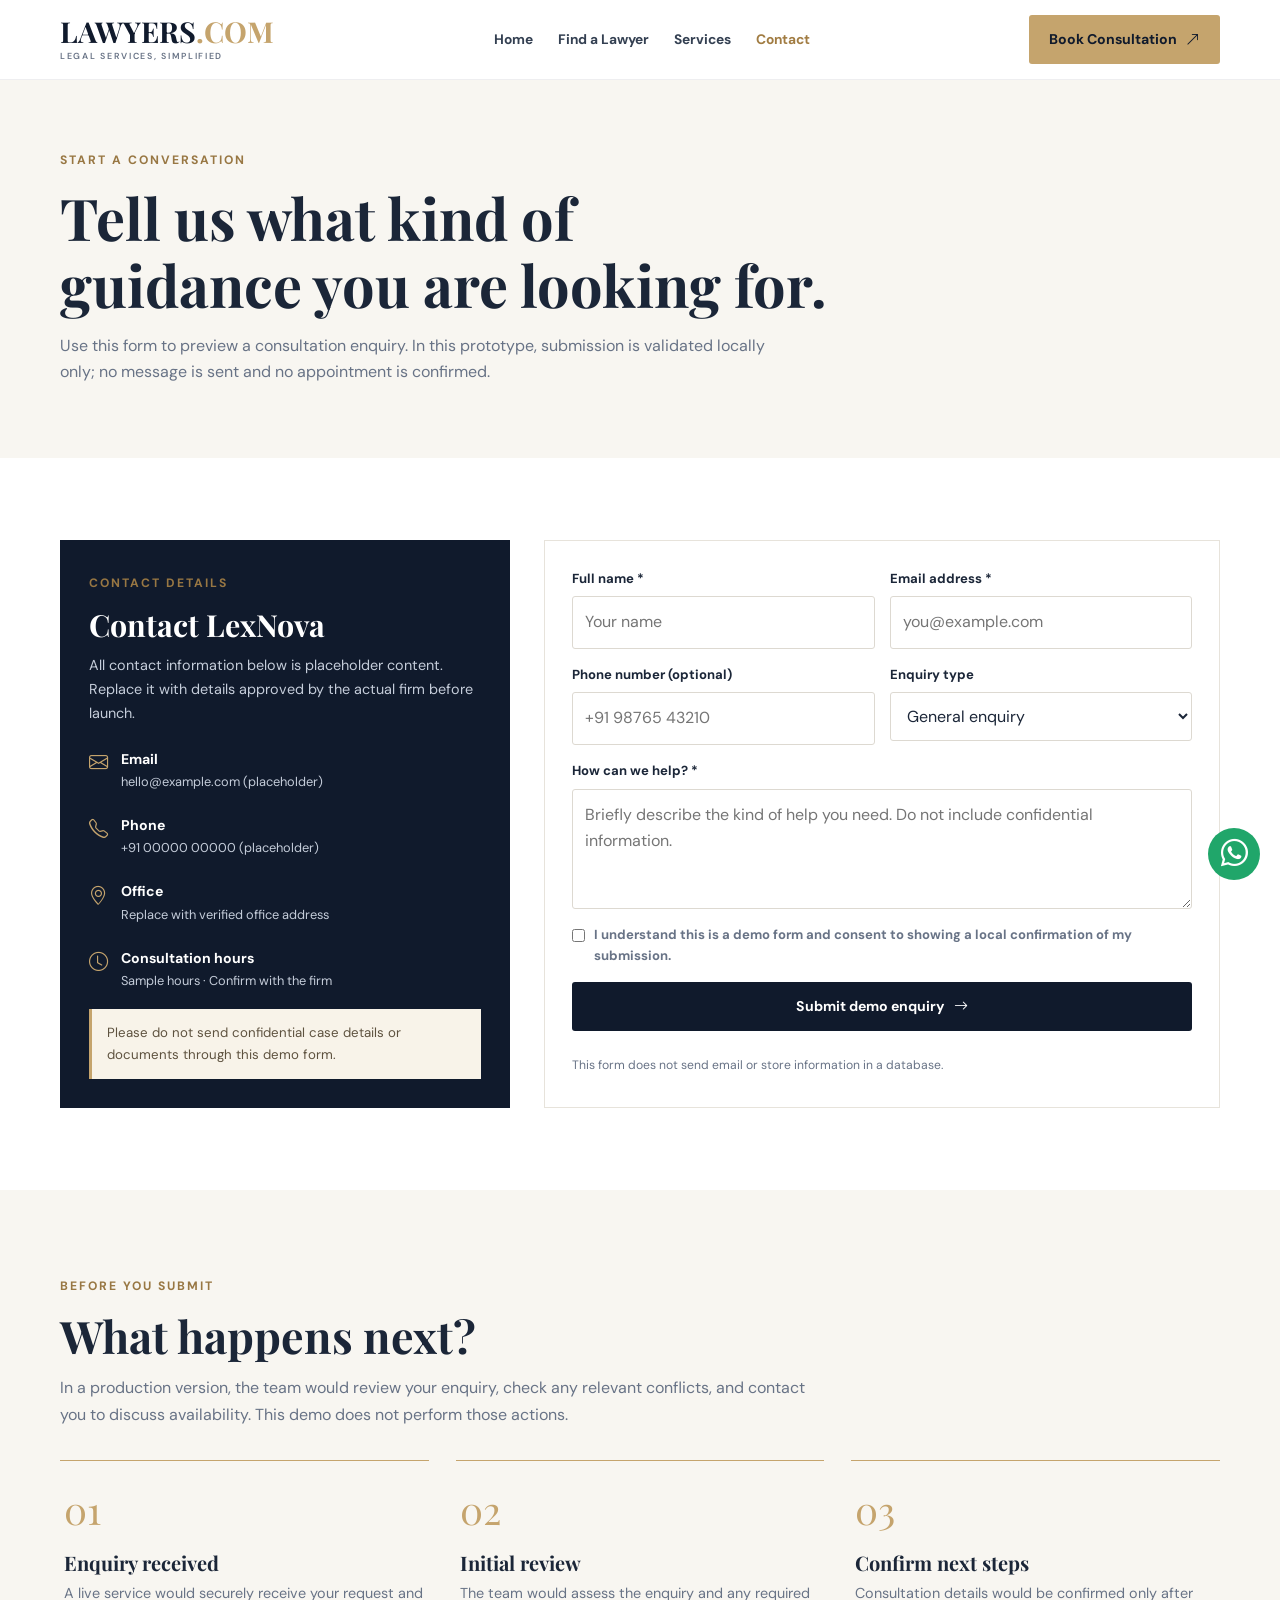
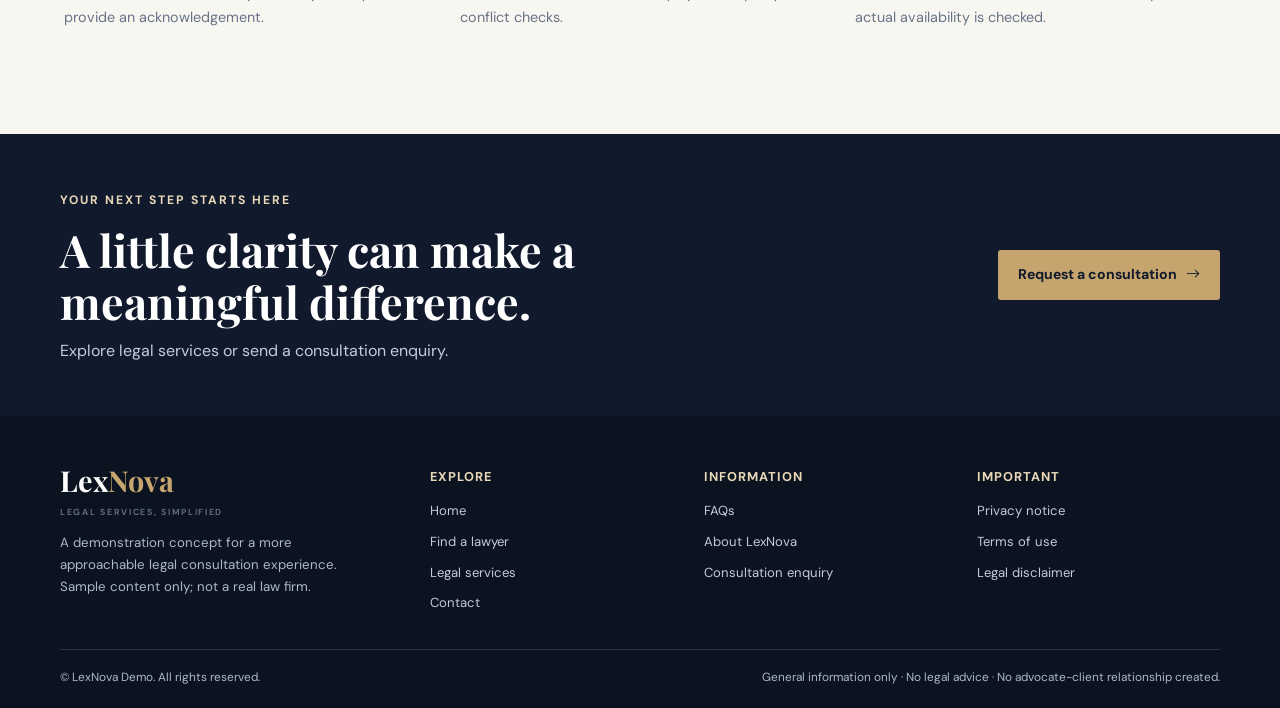
<file: contact.html>
<!doctype html>
<html lang="en">
  <head>
    <meta charset="utf-8" />
    <meta name="viewport" content="width=device-width,initial-scale=1" />
    <meta
      name="description"
      content="Send a sample legal consultation enquiry to LexNova"
    />
    <title>Contact | LexNova</title>
    <link
      rel="stylesheet"
      href="https://cdn.jsdelivr.net/npm/bootstrap-icons@1.11.3/font/bootstrap-icons.min.css"
    />
    <link rel="stylesheet" href="style.css" />
  </head>
  <body>
    <header>
      <div class="container navbar">
        <a class="brand" href="index.html"
          >LAWYERS<span>.COM</span><small>Legal services, simplified</small></a
        >
        <nav class="nav-links" id="navLinks">
          <a class="" href="index.html">Home</a
          ><a class="" href="lawyers.html">Find a Lawyer</a
          ><a class="" href="services.html">Services</a
          ><a class="active" href="contact.html">Contact</a>
        </nav>
        <a class="btn btn-gold" href="contact.html"
          >Book Consultation <i class="bi bi-arrow-up-right"></i></a
        ><button
          class="menu-toggle"
          id="menuToggle"
          aria-label="Toggle navigation"
          aria-expanded="false"
        >
          <i class="bi bi-list"></i>
        </button>
      </div>
    </header>
    <main>
      <section class="page-hero">
        <div class="container">
          <span class="eyebrow">Start a conversation</span>
          <h1>Tell us what kind of<br />guidance you are looking for.</h1>
          <p>
            Use this form to preview a consultation enquiry. In this prototype,
            submission is validated locally only; no message is sent and no
            appointment is confirmed.
          </p>
        </div>
      </section>
      <section class="section">
        <div class="container">
          <div class="contact-grid">
            <aside class="contact-panel">
              <span class="eyebrow">Contact details</span>
              <h2>Contact LexNova</h2>
              <p>
                All contact information below is placeholder content. Replace it
                with details approved by the actual firm before launch.
              </p>
              <div class="contact-detail">
                <i class="bi bi-envelope"></i>
                <div>
                  <strong>Email</strong
                  ><span>hello@example.com (placeholder)</span>
                </div>
              </div>
              <div class="contact-detail">
                <i class="bi bi-telephone"></i>
                <div>
                  <strong>Phone</strong
                  ><span>+91 00000 00000 (placeholder)</span>
                </div>
              </div>
              <div class="contact-detail">
                <i class="bi bi-geo-alt"></i>
                <div>
                  <strong>Office</strong
                  ><span>Replace with verified office address</span>
                </div>
              </div>
              <div class="contact-detail">
                <i class="bi bi-clock"></i>
                <div>
                  <strong>Consultation hours</strong
                  ><span>Sample hours · Confirm with the firm</span>
                </div>
              </div>
              <div class="notice">
                Please do not send confidential case details or documents
                through this demo form.
              </div>
            </aside>
            <form class="form-card" id="contactForm">
              <div class="form-grid">
                <div class="form-group">
                  <label for="contactName">Full name *</label
                  ><input
                    class="field"
                    id="contactName"
                    required
                    maxlength="90"
                    placeholder="Your name"
                    autocomplete="name"
                  />
                </div>
                <div class="form-group">
                  <label for="contactEmail">Email address *</label
                  ><input
                    class="field"
                    id="contactEmail"
                    type="email"
                    required
                    placeholder="you@example.com"
                    autocomplete="email"
                  />
                </div>
                <div class="form-group">
                  <label for="contactPhone">Phone number (optional)</label
                  ><input
                    class="field"
                    id="contactPhone"
                    placeholder="+91 98765 43210"
                    autocomplete="tel"
                  />
                </div>
                <div class="form-group">
                  <label for="contactCategory">Enquiry type</label
                  ><select class="field" id="contactCategory">
                    <option>General enquiry</option>
                    <option>Legal consultation</option>
                    <option>Business services</option>
                    <option>Website feedback</option>
                  </select>
                </div>
                <div class="form-group full">
                  <label for="contactMessage">How can we help? *</label
                  ><textarea
                    class="field"
                    id="contactMessage"
                    required
                    maxlength="500"
                    placeholder="Briefly describe the kind of help you need. Do not include confidential information."
                  ></textarea>
                </div>
                <div class="form-group full">
                  <label class="check-line"
                    ><input type="checkbox" id="contactConsent" required /><span
                      >I understand this is a demo form and consent to showing a
                      local confirmation of my submission.</span
                    ></label
                  >
                </div>
                <div class="form-group full">
                  <button type="submit" class="btn btn-dark">
                    Submit demo enquiry <i class="bi bi-arrow-right"></i>
                  </button>
                  <p class="feedback" id="contactFeedback" role="status"></p>
                  <p style="font-size: 0.76rem">
                    This form does not send email or store information in a
                    database.
                  </p>
                </div>
              </div>
            </form>
          </div>
        </div>
      </section>
      <section class="section soft">
        <div class="container">
          <div class="section-head">
            <span class="eyebrow">Before you submit</span>
            <h2>What happens next?</h2>
            <p>
              In a production version, the team would review your enquiry, check
              any relevant conflicts, and contact you to discuss availability.
              This demo does not perform those actions.
            </p>
          </div>
          <div class="steps">
            <article class="step">
              <b>01</b>
              <h3>Enquiry received</h3>
              <p>
                A live service would securely receive your request and provide
                an acknowledgement.
              </p>
            </article>
            <article class="step">
              <b>02</b>
              <h3>Initial review</h3>
              <p>
                The team would assess the enquiry and any required conflict
                checks.
              </p>
            </article>
            <article class="step">
              <b>03</b>
              <h3>Confirm next steps</h3>
              <p>
                Consultation details would be confirmed only after actual
                availability is checked.
              </p>
            </article>
          </div>
        </div>
      </section>
    </main>
    <section class="cta">
      <div class="container cta-inner">
        <div>
          <span class="eyebrow">Your next step starts here</span>
          <h2 style="margin-top: 12px">
            A little clarity can make a meaningful difference.
          </h2>
          <p>Explore legal services or send a consultation enquiry.</p>
        </div>
        <a href="contact.html" class="btn btn-gold"
          >Request a consultation <i class="bi bi-arrow-right"></i
        ></a>
      </div>
    </section>
    <footer>
      <div class="container">
        <div class="footer-grid">
          <div>
            <a class="brand" href="index.html"
              >Lex<span>Nova</span><small>Legal services, simplified</small></a
            >
            <p>
              A demonstration concept for a more approachable legal consultation
              experience. Sample content only; not a real law firm.
            </p>
          </div>
          <div>
            <h4>Explore</h4>
            <div class="footer-links">
              <a href="index.html">Home</a
              ><a href="lawyers.html">Find a lawyer</a
              ><a href="services.html">Legal services</a
              ><a href="contact.html">Contact</a>
            </div>
          </div>
          <div>
            <h4>Information</h4>
            <div class="footer-links">
              <a href="services.html#faq">FAQs</a
              ><a href="services.html#about">About LexNova</a
              ><a href="contact.html">Consultation enquiry</a>
            </div>
          </div>
          <div>
            <h4>Important</h4>
            <div class="footer-links">
              <a href="services.html#disclaimer">Privacy notice</a
              ><a href="services.html#disclaimer">Terms of use</a
              ><a href="services.html#disclaimer">Legal disclaimer</a>
            </div>
          </div>
        </div>
        <div class="footer-bottom" id="disclaimer">
          <p>© <span id="year"></span> LexNova Demo. All rights reserved.</p>
          <p>
            General information only · No legal advice · No advocate-client
            relationship created.
          </p>
        </div>
      </div>
    </footer>
    <a class="whatsapp" href="#" id="whatsappLink" aria-label="WhatsApp contact"
      ><i class="bi bi-whatsapp"></i
    ></a>
    <div class="toast" id="toast" role="status" aria-live="polite"></div>
    <script src="script.js"></script>
  </body>
</html>
</file>
<file: style.css>
@import url("https://fonts.googleapis.com/css2?family=DM+Sans:wght@400;500;600;700&family=Playfair+Display:wght@500;600;700&display=swap");
:root {
  --navy: #101a2c;
  --gold: #c5a46d;
  --ivory: #f8f6f1;
  --ink: #1b2638;
  --muted: #687386;
  --line: #e7e3db;
  --shadow: 0 16px 45px #101a2c12;
}
* {
  box-sizing: border-box;
  margin: 0;
  padding: 0;
}
html {
  scroll-behavior: smooth;
  scroll-padding-top: 90px;
}
body {
  font-family: "DM Sans", sans-serif;
  color: var(--ink);
  line-height: 1.65;
}
a {
  text-decoration: none;
  color: inherit;
}
button,
input,
select,
textarea {
  font: inherit;
}
button {
  cursor: pointer;
}
img {
  max-width: 100%;
  display: block;
}
.container {
  width: min(1160px, calc(100% - 40px));
  margin: auto;
}
h1,
h2,
h3 {
  font-family: "Playfair Display", serif;
  line-height: 1.16;
}
h1 {
  font-size: clamp(2.7rem, 5vw, 4.7rem);
}
h2 {
  font-size: clamp(2rem, 3.5vw, 3rem);
}
h3 {
  font-size: 1.25rem;
}
p {
  color: var(--muted);
}
.eyebrow {
  color: #987743;
  font-size: 0.76rem;
  letter-spacing: 2px;
  text-transform: uppercase;
  font-weight: 700;
}
.section {
  padding: 82px 0;
}
.section-head {
  margin-bottom: 32px;
  max-width: 760px;
}
.section-head h2 {
  margin-top: 12px;
}
.section-head p {
  margin-top: 13px;
}
.btn {
  display: inline-flex;
  align-items: center;
  justify-content: center;
  gap: 9px;
  padding: 12px 19px;
  border: 1px solid transparent;
  border-radius: 3px;
  font-size: 0.88rem;
  font-weight: 700;
  transition: 0.2s;
}
.btn-gold {
  background: var(--gold);
  color: var(--navy);
}
.btn-gold:hover {
  background: #e8d8b8;
  transform: translateY(-2px);
}
.btn-dark {
  background: var(--navy);
  color: white;
}
.btn-dark:hover {
  background: #293c58;
}
.btn-outline {
  border-color: #d9d4ca;
  color: var(--navy);
  background: transparent;
}
.btn-outline:hover {
  border-color: var(--gold);
  background: #fbf8f1;
}
.btn-small {
  padding: 8px 11px;
  font-size: 0.8rem;
}
header {
  height: 80px;
  position: sticky;
  top: 0;
  z-index: 100;
  background: #ffffffed;
  backdrop-filter: blur(12px);
  border-bottom: 1px solid #101a2c12;
}
.navbar {
  height: 100%;
  display: flex;
  align-items: center;
  justify-content: space-between;
  gap: 22px;
}
.brand {
  font:
    700 1.8rem "Playfair Display",
    serif;
  color: var(--navy);
  line-height: 1;
}
.brand span {
  color: var(--gold);
}
.brand small {
  display: block;
  font:
    600 0.55rem "DM Sans",
    sans-serif;
  text-transform: uppercase;
  letter-spacing: 1.7px;
  color: var(--muted);
  margin-top: 5px;
}
.nav-links {
  display: flex;
  align-items: center;
  gap: 25px;
}
.nav-links a {
  font-size: 0.86rem;
  font-weight: 700;
  color: #344052;
}
.nav-links a:hover,
.nav-links a.active {
  color: #a17c42;
}
.menu-toggle {
  display: none;
  background: transparent;
  border: 0;
  color: var(--navy);
  font-size: 1.6rem;
}
.hero,
.page-hero {
  background: var(--ivory);
  padding: 66px 0 72px;
}
.hero-grid {
  display: grid;
  grid-template-columns: 1fr 1fr;
  gap: 52px;
  align-items: center;
}
.hero h1 {
  color: var(--navy);
  margin-top: 17px;
}
.hero h1 em {
  font-style: normal;
  color: #a17d46;
}
.hero-copy > p {
  font-size: 1.05rem;
  margin: 22px 0 26px;
  max-width: 520px;
}
.hero-buttons {
  display: flex;
  gap: 12px;
  flex-wrap: wrap;
}
.hero-trust {
  display: flex;
  gap: 20px;
  flex-wrap: wrap;
  margin-top: 28px;
}
.hero-trust span {
  font-size: 0.8rem;
  font-weight: 700;
  color: #465064;
}
.hero-trust i {
  color: #a17d46;
  margin-right: 5px;
}
.hero-image-wrap {
  height: 480px;
  position: relative;
}
.hero-image {
  height: 100%;
  width: 100%;
  object-fit: cover;
  border-radius: 4px 80px 4px 4px;
}
.image-caption {
  position: absolute;
  bottom: 20px;
  left: 20px;
  right: 20px;
  padding: 18px;
  border-left: 2px solid var(--gold);
  background: #101a2cbb;
  color: white;
}
.image-caption p {
  font:
    1.3rem "Playfair Display",
    serif;
  color: white;
}
.image-caption small {
  color: #e4dfd5;
}
.strip {
  background: var(--navy);
  padding: 22px 0;
}
.strip-inner {
  display: flex;
  justify-content: space-between;
  align-items: center;
  gap: 18px;
  flex-wrap: wrap;
}
.strip strong {
  font:
    1.15rem "Playfair Display",
    serif;
  color: #e8d8b8;
}
.strip span {
  font-size: 0.85rem;
  color: #d3d9e2;
}
.practice-grid {
  display: grid;
  grid-template-columns: repeat(4, 1fr);
  gap: 15px;
}
.practice-card {
  border: 1px solid var(--line);
  padding: 22px 18px;
  min-height: 185px;
  display: flex;
  flex-direction: column;
  align-items: flex-start;
  transition: 0.2s;
}
.practice-card:hover,
.lawyer-card:hover {
  border-color: var(--gold);
  transform: translateY(-4px);
  box-shadow: var(--shadow);
}
.icon-box {
  height: 44px;
  width: 44px;
  background: #f5efe3;
  color: #987743;
  display: grid;
  place-items: center;
  font-size: 1.25rem;
  margin-bottom: 16px;
  flex-shrink: 0;
}
.practice-card h3 {
  font:
    700 1rem "DM Sans",
    sans-serif;
  margin-bottom: 7px;
}
.practice-card p {
  font-size: 0.82rem;
}
.practice-card a {
  color: #987743;
  font-size: 0.82rem;
  font-weight: 700;
  margin-top: auto;
  padding-top: 13px;
}
.soft {
  background: var(--ivory);
}
.split {
  display: grid;
  grid-template-columns: 1fr 1fr;
  gap: 50px;
  align-items: center;
}
.split img {
  height: 420px;
  width: 100%;
  object-fit: cover;
}
.feature-list {
  display: grid;
  gap: 19px;
  margin-top: 25px;
}
.feature {
  display: flex;
  gap: 13px;
}
.feature .icon-box {
  margin: 0;
}
.feature h3 {
  font:
    700 1rem "DM Sans",
    sans-serif;
  margin-bottom: 4px;
}
.feature p {
  font-size: 0.86rem;
}
.steps {
  display: grid;
  grid-template-columns: repeat(3, 1fr);
  gap: 27px;
}
.step {
  border-top: 1px solid var(--gold);
  padding: 22px 4px;
}
.step b {
  font:
    2.4rem "Playfair Display",
    serif;
  color: var(--gold);
}
.step h3 {
  margin: 16px 0 8px;
}
.step p {
  font-size: 0.9rem;
}
.cta {
  background: var(--navy);
  padding: 52px 0;
  color: white;
}
.cta-inner {
  display: flex;
  align-items: center;
  justify-content: space-between;
  gap: 25px;
}
.cta h2 {
  max-width: 700px;
}
.cta p {
  color: #c5cdda;
  margin-top: 10px;
}
.cta .eyebrow {
  color: #e8d8b8;
}
.page-hero h1 {
  font-size: clamp(2.5rem, 4.5vw, 4rem);
  margin-top: 12px;
}
.page-hero p {
  max-width: 740px;
  margin-top: 15px;
}
.lawyer-tools {
  display: grid;
  grid-template-columns: 1.5fr 1fr 1fr 1fr auto;
  gap: 10px;
  background: white;
  padding: 14px;
  border: 1px solid var(--line);
  margin-bottom: 20px;
}
.field,
.lawyer-tools input,
.lawyer-tools select {
  width: 100%;
  min-width: 0;
  padding: 12px;
  border: 1px solid #ddd9d1;
  border-radius: 3px;
  background: white;
  outline: none;
  color: var(--ink);
}
.field:focus,
.lawyer-tools input:focus,
.lawyer-tools select:focus {
  border-color: var(--gold);
  box-shadow: 0 0 0 3px #c5a46d24;
}
.results-row {
  display: flex;
  justify-content: space-between;
  gap: 12px;
  flex-wrap: wrap;
  color: var(--muted);
  font-size: 0.83rem;
  margin: 15px 0;
}
.lawyer-grid {
  display: grid;
  grid-template-columns: repeat(4, 1fr);
  gap: 17px;
}
.lawyer-card {
  border: 1px solid var(--line);
  background: white;
  transition: 0.2s;
  overflow: hidden;
}
.lawyer-photo {
  height: 200px;
  width: 100%;
  object-fit: cover;
  object-position: top;
  background: #e8e3d9;
}
.lawyer-info {
  padding: 17px;
}
.demo-tag {
  display: inline-block;
  padding: 4px 7px;
  background: #f5eddd;
  color: #806333;
  font-size: 0.65rem;
  font-weight: 700;
  letter-spacing: 0.6px;
  text-transform: uppercase;
  margin-bottom: 8px;
}
.lawyer-info h3 {
  font-size: 1.13rem;
}
.lawyer-role {
  color: #987743;
  font-size: 0.8rem;
  font-weight: 700;
  margin: 5px 0 11px;
}
.lawyer-meta {
  font-size: 0.78rem;
  color: #596273;
  margin: 7px 0;
}
.lawyer-meta i {
  color: #a17d46;
  margin-right: 6px;
}
.lawyer-price {
  border-top: 1px solid var(--line);
  padding-top: 12px;
  margin-top: 12px;
  font-weight: 700;
  color: var(--navy);
}
.lawyer-price small {
  font-weight: 400;
  color: var(--muted);
  font-size: 0.7rem;
}
.card-actions {
  display: flex;
  gap: 7px;
  margin-top: 13px;
}
.card-actions > * {
  flex: 1;
}
.empty-state {
  display: none;
  text-align: center;
  border: 1px dashed #d9d3c8;
  padding: 35px;
}
.notice {
  padding: 13px 15px;
  border-left: 3px solid var(--gold);
  background: #f8f3e9;
  color: #5e523f;
  font-size: 0.83rem;
  margin-top: 18px;
}
.services-grid {
  display: grid;
  grid-template-columns: repeat(2, 1fr);
  gap: 17px;
}
.service-detail {
  border: 1px solid var(--line);
  padding: 24px;
  display: flex;
  gap: 16px;
}
.service-detail h3 {
  margin-bottom: 8px;
}
.service-detail p {
  font-size: 0.88rem;
}
.service-detail .btn {
  margin-top: 14px;
}
.audience-grid,
.testimonials {
  display: grid;
  grid-template-columns: repeat(3, 1fr);
  gap: 17px;
}
.audience-card,
.testimonial {
  border: 1px solid var(--line);
  padding: 24px;
  background: white;
}
.audience-card h3 {
  margin-bottom: 8px;
}
.audience-card p {
  font-size: 0.88rem;
}
.testimonial .stars {
  color: #b18b4c;
  letter-spacing: 3px;
}
.testimonial blockquote {
  font:
    1.08rem/1.55 "Playfair Display",
    serif;
  margin: 13px 0 16px;
}
.testimonial small {
  font-size: 0.75rem;
  color: var(--muted);
}
.faq-list {
  max-width: 850px;
  margin: auto;
}
.faq-item {
  border-bottom: 1px solid var(--line);
}
.faq-q {
  width: 100%;
  background: transparent;
  border: 0;
  padding: 20px 0;
  text-align: left;
  display: flex;
  justify-content: space-between;
  gap: 15px;
  font-weight: 700;
  color: var(--navy);
}
.faq-a {
  display: none;
  padding: 0 30px 20px 0;
}
.faq-a p {
  font-size: 0.9rem;
}
.faq-item.open .faq-a {
  display: block;
}
.contact-grid {
  display: grid;
  grid-template-columns: 0.8fr 1.2fr;
  gap: 34px;
}
.contact-panel {
  padding: 29px;
  background: var(--navy);
  color: white;
}
.contact-panel h2 {
  font-size: 1.9rem;
  margin-top: 12px;
}
.contact-panel > p {
  color: #c5cdda;
  margin-top: 12px;
  font-size: 0.9rem;
}
.contact-detail {
  display: flex;
  gap: 13px;
  margin-top: 22px;
}
.contact-detail i {
  color: var(--gold);
  font-size: 1.2rem;
}
.contact-detail strong {
  display: block;
  font-size: 0.88rem;
}
.contact-detail span {
  display: block;
  color: #c5cdda;
  font-size: 0.8rem;
}
.form-card {
  border: 1px solid var(--line);
  padding: 27px;
}
.form-grid {
  display: grid;
  grid-template-columns: 1fr 1fr;
  gap: 15px;
}
.form-group {
  display: flex;
  flex-direction: column;
  gap: 7px;
}
.form-group.full {
  grid-column: 1/-1;
}
.form-group label {
  font-size: 0.82rem;
  font-weight: 700;
}
.form-group textarea {
  min-height: 120px;
  resize: vertical;
}
.check-line {
  display: flex;
  align-items: flex-start;
  gap: 9px;
  font-size: 0.8rem;
  color: var(--muted);
}
.check-line input {
  margin-top: 5px;
}
.feedback {
  font-size: 0.85rem;
  margin-top: 10px;
}
footer {
  background: #0b1321;
  color: white;
  padding: 50px 0 20px;
}
.footer-grid {
  display: grid;
  grid-template-columns: 1.4fr 1fr 1fr 1fr;
  gap: 30px;
  margin-bottom: 35px;
}
.footer-grid p {
  color: #aeb8c7;
  font-size: 0.83rem;
  margin-top: 14px;
  max-width: 290px;
}
.footer-grid h4 {
  font-size: 0.8rem;
  letter-spacing: 1px;
  text-transform: uppercase;
  color: #e8d8b8;
  margin-bottom: 13px;
}
.footer-links {
  display: grid;
  gap: 9px;
}
.footer-links a {
  color: #c3cbd5;
  font-size: 0.82rem;
}
.footer-links a:hover {
  color: #e8d8b8;
}
footer .brand {
  color: white;
}
.footer-bottom {
  border-top: 1px solid #2a3444;
  padding-top: 18px;
  display: flex;
  justify-content: space-between;
  gap: 14px;
  flex-wrap: wrap;
}
.footer-bottom p {
  font-size: 0.74rem;
  margin: 0;
  color: #aeb8c7;
}
.whatsapp {
  position: fixed;
  right: 20px;
  bottom: 20px;
  width: 52px;
  height: 52px;
  border-radius: 50%;
  background: #20a66a;
  color: white;
  display: grid;
  place-items: center;
  font-size: 1.7rem;
  z-index: 80;
}
.toast {
  position: fixed;
  bottom: 22px;
  left: 50%;
  transform: translate(-50%, 20px);
  opacity: 0;
  pointer-events: none;
  background: var(--navy);
  color: white;
  padding: 12px 18px;
  z-index: 3000;
  transition: 0.25s;
  font-size: 0.85rem;
}
.toast.show {
  opacity: 1;
  transform: translate(-50%, 0);
}
.modal-backdrop {
  display: none;
  position: fixed;
  inset: 0;
  background: #08101dbb;
  z-index: 2000;
  align-items: center;
  justify-content: center;
  padding: 20px;
}
.modal-backdrop.show {
  display: flex;
}
.modal {
  position: relative;
  background: white;
  width: min(640px, 100%);
  max-height: 90vh;
  overflow: auto;
  padding: 29px;
}
.modal-close {
  position: absolute;
  right: 14px;
  top: 10px;
  background: transparent;
  border: 0;
  font-size: 1.5rem;
}
.modal-profile {
  display: grid;
  grid-template-columns: 140px 1fr;
  gap: 20px;
  margin: 12px 0;
}
.modal-profile img {
  width: 140px;
  height: 175px;
  object-fit: cover;
}
.modal-profile h2 {
  font-size: 1.7rem;
}
.modal-profile p {
  font-size: 0.84rem;
  margin-top: 6px;
}
@media (max-width: 1000px) {
  .nav-links {
    gap: 14px;
  }
  .nav-links a {
    font-size: 0.8rem;
  }
  .practice-grid,
  .lawyer-grid {
    grid-template-columns: repeat(2, 1fr);
  }
  .lawyer-tools {
    grid-template-columns: repeat(3, 1fr);
  }
  .lawyer-tools input {
    grid-column: span 2;
  }
  .footer-grid {
    grid-template-columns: repeat(2, 1fr);
  }
}
@media (max-width: 760px) {
  .container {
    width: min(100% - 30px, 620px);
  }
  header {
    height: 72px;
  }
  .menu-toggle {
    display: block;
  }
  .navbar > .btn {
    display: none;
  }
  .nav-links {
    display: none;
    position: absolute;
    top: 72px;
    left: 0;
    right: 0;
    background: white;
    box-shadow: var(--shadow);
    padding: 15px 24px 22px;
    flex-direction: column;
    align-items: stretch;
    gap: 0;
  }
  .nav-links.open {
    display: flex;
  }
  .nav-links a {
    padding: 12px 0;
    border-bottom: 1px solid var(--line);
    font-size: 0.93rem;
  }
  .section {
    padding: 62px 0;
  }
  .hero,
  .page-hero {
    padding: 50px 0;
  }
  .hero-grid,
  .split,
  .contact-grid {
    grid-template-columns: 1fr;
    gap: 32px;
  }
  .hero-image-wrap {
    height: 350px;
  }
  .hero h1 {
    font-size: clamp(2.55rem, 10vw, 3.7rem);
  }
  .practice-grid {
    grid-template-columns: repeat(2, 1fr);
    gap: 11px;
  }
  .practice-card {
    padding: 16px 13px;
    min-height: 175px;
  }
  .lawyer-tools {
    grid-template-columns: 1fr 1fr;
  }
  .lawyer-tools input,
  .lawyer-tools button {
    grid-column: 1/-1;
  }
  .lawyer-grid {
    gap: 11px;
  }
  .lawyer-photo {
    height: 165px;
  }
  .lawyer-info {
    padding: 12px;
  }
  .lawyer-info h3 {
    font-size: 1rem;
  }
  .card-actions {
    flex-direction: column;
  }
  .services-grid,
  .audience-grid,
  .steps,
  .testimonials {
    grid-template-columns: 1fr;
  }
  .service-detail {
    padding: 18px;
  }
  .split img {
    height: 300px;
  }
  .cta-inner {
    display: block;
  }
  .cta .btn {
    margin-top: 18px;
  }
  .form-grid {
    grid-template-columns: 1fr;
  }
  .form-group.full {
    grid-column: auto;
  }
  .footer-grid {
    grid-template-columns: 1fr 1fr;
    gap: 24px;
  }
  .modal {
    padding: 22px 18px;
  }
  .modal-profile {
    grid-template-columns: 95px 1fr;
  }
  .modal-profile img {
    width: 95px;
    height: 130px;
  }
}
@media (max-width: 430px) {
  .brand {
    font-size: 1.5rem;
  }
  .hero-trust {
    gap: 10px;
  }
  .hero-trust span {
    font-size: 0.7rem;
  }
  .lawyer-price small {
    display: block;
  }
  .footer-grid {
    grid-template-columns: 1fr;
  }
  .modal-profile {
    grid-template-columns: 1fr;
  }
  .modal-profile img {
    width: 100%;
    height: 200px;
  }
}
</file>
